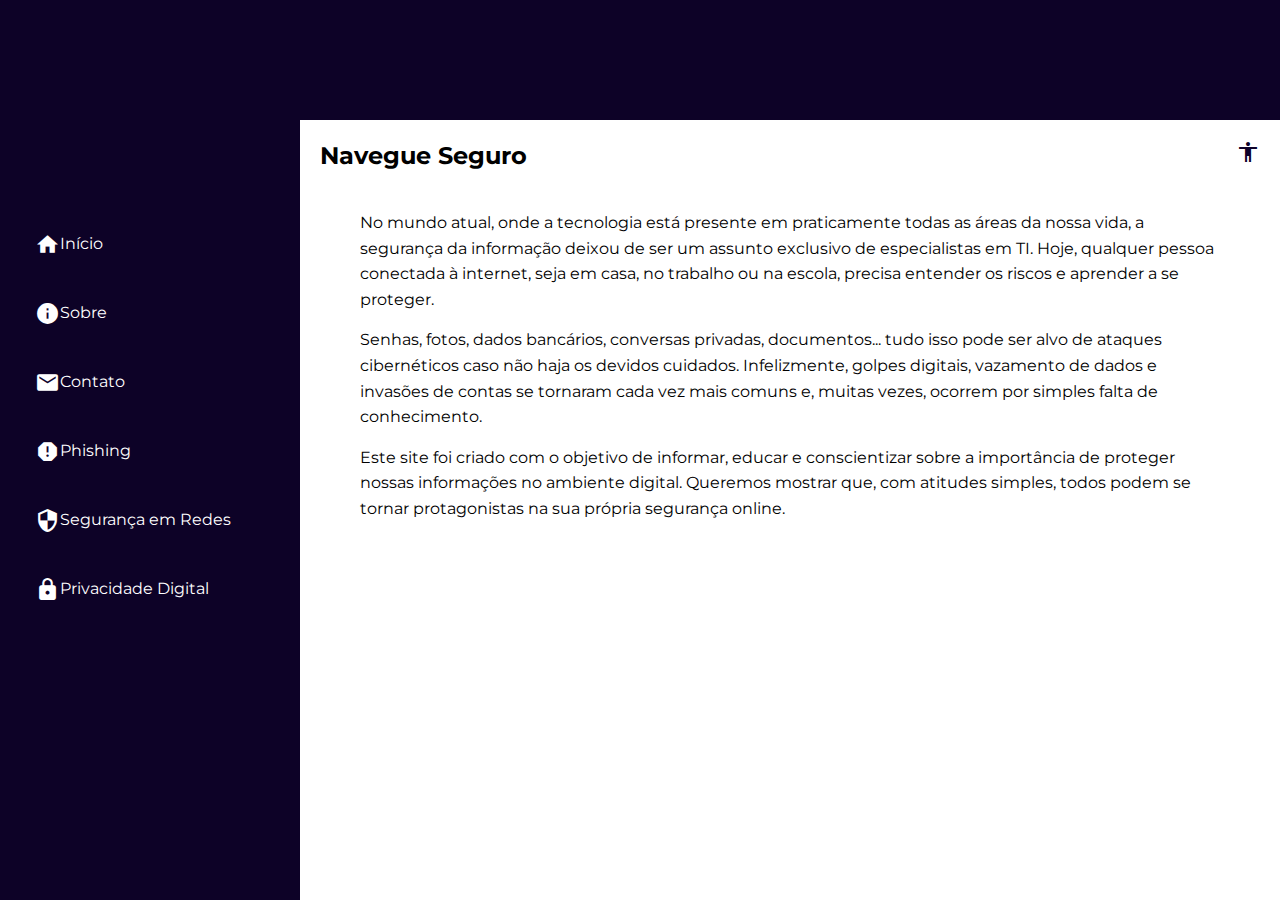
<file: trabalhoFinal/index.html>
<!DOCTYPE html>
<html lang="pt-BR">
<head>
  <meta charset="UTF-8">
  <meta name="viewport" content="width=device-width, initial-scale=1.0">
  <title>Segurança da Informação</title>
  <link rel="stylesheet" href="css/style.css">
  <link href="https://fonts.googleapis.com/icon?family=Material+Icons" rel="stylesheet">
  <link rel="preconnect" href="https://fonts.googleapis.com">
  <link rel="preconnect" href="https://fonts.gstatic.com" crossorigin>
  <link href="https://fonts.googleapis.com/css2?family=Montserrat:ital,wght@0,100..900;1,100..900&display=swap" rel="stylesheet">
  <script defer src="js/main.js"></script>
</head>
<body>
  
  <aside class="sidebar">
    <nav>
      <ul>
        <li><a href="index.html"><span class="material-icons">home</span><span class="texto-link">ㅤInício</span></a></li>
        <li><a href="sobre.html"><span class="material-icons">info</span><span class="texto-link">ㅤSobre</span></a></li>
        <li><a href="formulario.html"><span class="material-icons">mail</span><span class="texto-link">ㅤContato</span></a></li>
        <li><a href="phishing.html"><span class="material-icons">report</span><span class="texto-link">ㅤPhishing</span></a></li>
        <li><a href="seguranca_redes.html"><span class="material-icons">security</span><span class="texto-link">ㅤSegurança em Redes</span></a></li>
        <li><a href="privacidade.html"><span class="material-icons">lock</span><span class="texto-link">ㅤPrivacidade Digital</span></a></li>
      </ul>
    </nav>
  </aside>

  <div class="titulo"> 
    <img src="img/logo_web_lab.png" alt="Logo">
  </div>

  
  <main>
    <header>
      <h1>Navegue Seguro</h1>
      <div class="top-buttons">
        <button id="theme-toggle"><span class="material-icons">dark_mode</span></button>
        <button id="accessibility"><span class="material-icons">accessibility</span></button>
      </div>
    </header>

    <section class="intro">
      <p>No mundo atual, onde a tecnologia está presente em praticamente todas as áreas da nossa vida, a segurança da informação deixou de ser um assunto exclusivo de especialistas em TI. Hoje, qualquer pessoa conectada à internet, seja em casa, no trabalho ou na escola, precisa entender os riscos e aprender a se proteger.</p>
      <p>Senhas, fotos, dados bancários, conversas privadas, documentos... tudo isso pode ser alvo de ataques cibernéticos caso não haja os devidos cuidados. Infelizmente, golpes digitais, vazamento de dados e invasões de contas se tornaram cada vez mais comuns e, muitas vezes, ocorrem por simples falta de conhecimento.</p>
      <p>Este site foi criado com o objetivo de informar, educar e conscientizar sobre a importância de proteger nossas informações no ambiente digital. Queremos mostrar que, com atitudes simples, todos podem se tornar protagonistas na sua própria segurança online.</p>
    </section>
  </main>
</body>
</html>
</file>
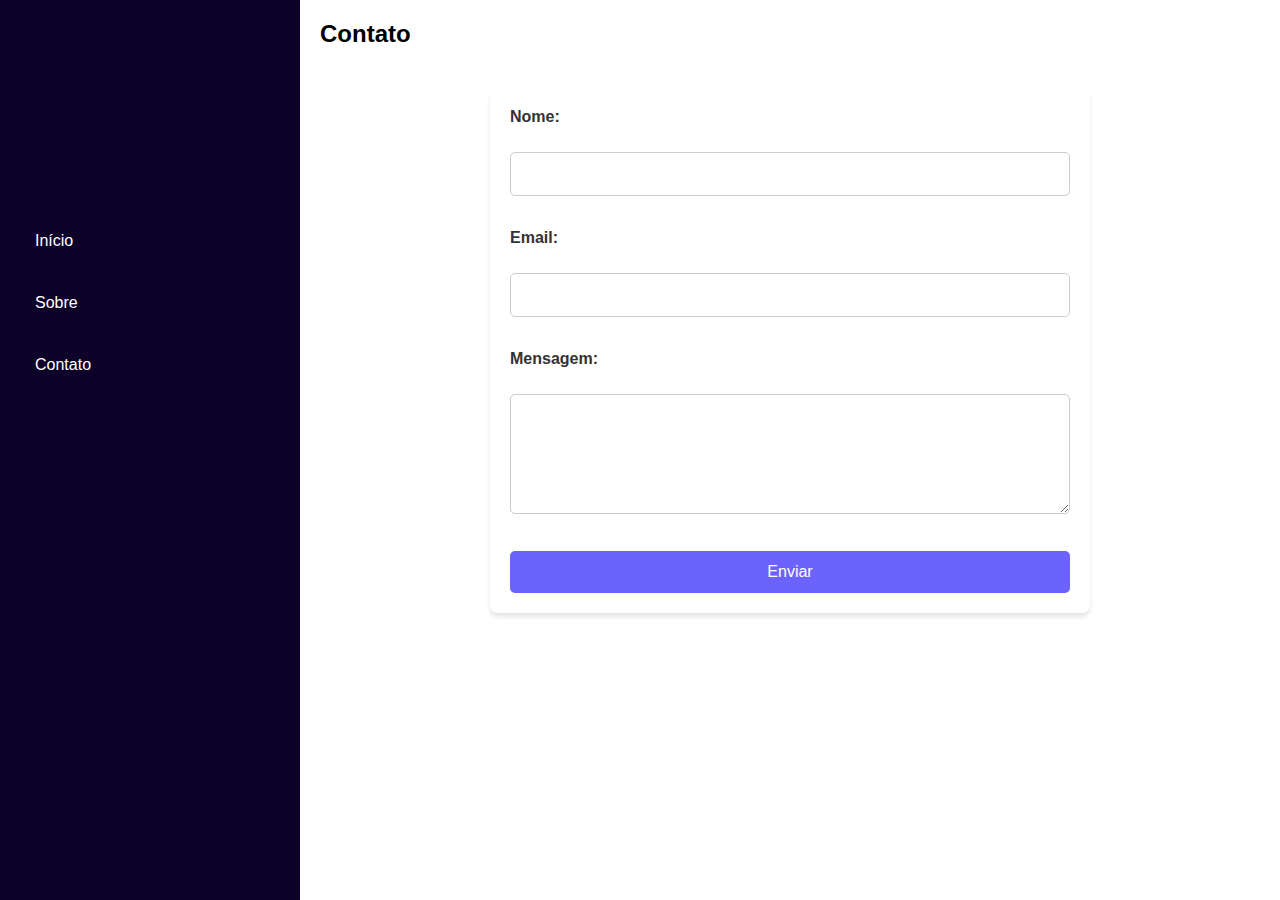
<file: trabalhoFinal/formulario.html>
<!DOCTYPE html>
<html lang="pt-BR">
<head>
  <meta charset="UTF-8">
  <title>Formulário de Contato</title>
  <link rel="stylesheet" href="css/style.css">
  <link href="https://fonts.googleapis.com/css2?family=Inter:wght@400;700&display=swap" rel="stylesheet">
  <script>
    function enviarFormulario(event) {
      event.preventDefault();
      alert("Página em construção");
    }
  </script>
</head>
<body>
  <aside class="sidebar">
    <nav>
      <ul>
        <li><a href="index.html">Início</a></li>
        <li><a href="sobre.html">Sobre</a></li>
        <li><a href="formulario.html">Contato</a></li>
      </ul>
    </nav>
  </aside>
  <main>
    <header>
      <h1>Contato</h1>
    </header>
    <section>
      <form onsubmit="enviarFormulario(event)">
        <label for="nome">Nome:</label><br>
        <input type="text" id="nome" name="nome" required><br><br>

        <label for="email">Email:</label><br>
        <input type="email" id="email" name="email" required><br><br>

        <label for="mensagem">Mensagem:</label><br>
        <textarea id="mensagem" name="mensagem" rows="5" required></textarea><br><br>

        <button type="submit">Enviar</button>
      </form>
    </section>
  </main>
</body>
</html>
</file>
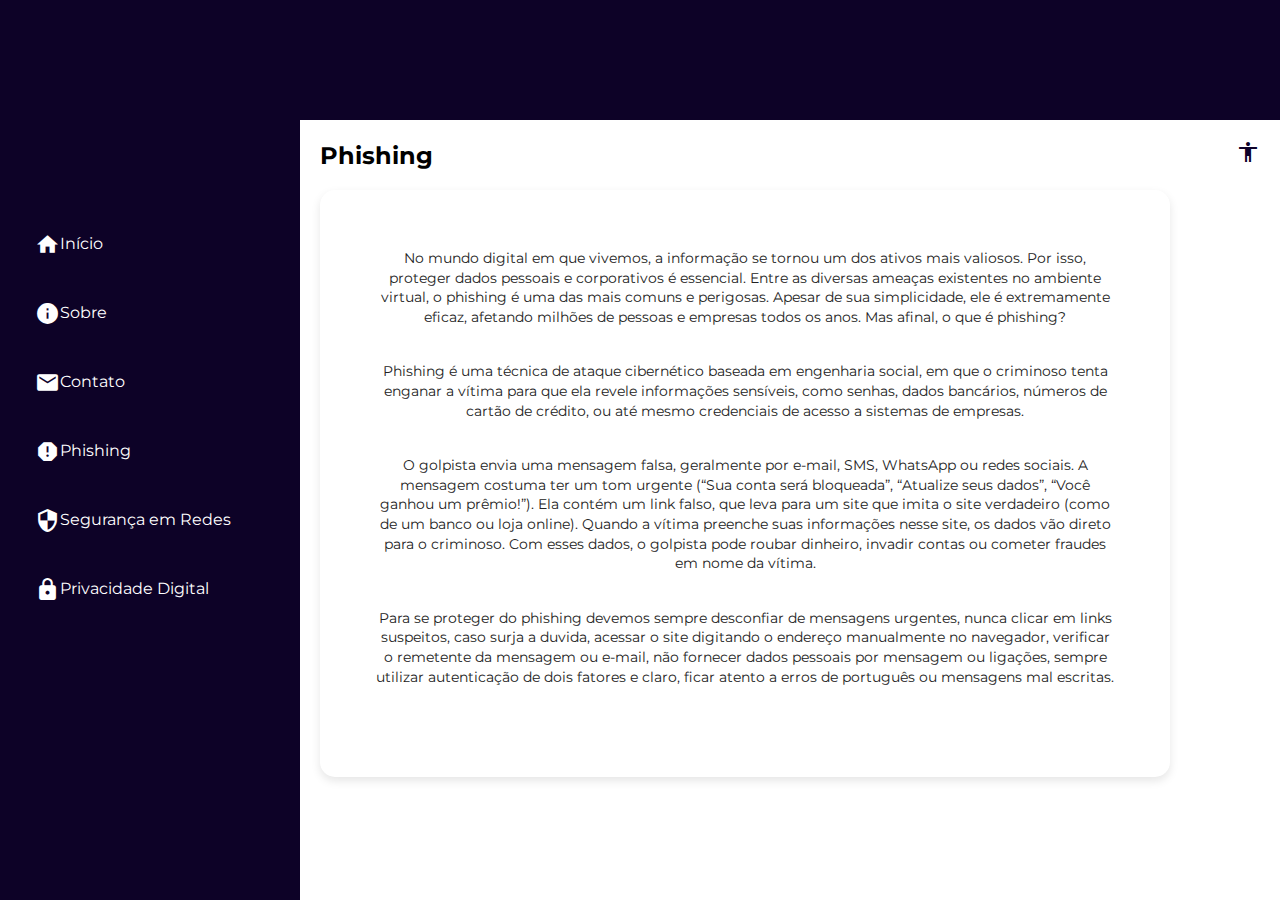
<file: trabalhoFinal/phishing.html>
<!DOCTYPE html>
<html lang="pt-BR">
<head>
  <meta charset="UTF-8">
  <meta name="viewport" content="width=device-width, initial-scale=1.0">
  <title>Phishing</title>
  <link rel="stylesheet" href="css/style.css">
  <link href="https://fonts.googleapis.com/icon?family=Material+Icons" rel="stylesheet">
  <link rel="preconnect" href="https://fonts.googleapis.com">
  <link rel="preconnect" href="https://fonts.gstatic.com" crossorigin>
  <link href="https://fonts.googleapis.com/css2?family=Montserrat:ital,wght@0,100..900;1,100..900&display=swap" rel="stylesheet">
  <script defer src="js/main.js"></script>
</head>
<body>
  
  <aside class="sidebar">
    <nav>
      <ul>
        <li><a href="index.html"><span class="material-icons">home</span><span class="texto-link">ㅤInício</span></a></li>
        <li><a href="sobre.html"><span class="material-icons">info</span><span class="texto-link">ㅤSobre</span></a></li>
        <li><a href="formulario.html"><span class="material-icons">mail</span><span class="texto-link">ㅤContato</span></a></li>
        <li><a href="phishing.html"><span class="material-icons">report</span><span class="texto-link">ㅤPhishing</span></a></li>
        <li><a href="seguranca_redes.html"><span class="material-icons">security</span><span class="texto-link">ㅤSegurança em Redes</span></a></li>
        <li><a href="privacidade.html"><span class="material-icons">lock</span><span class="texto-link">ㅤPrivacidade Digital</span></a></li>
      </ul>
    </nav>
  </aside>

  <div class="titulo"> 
    <img src="img/logo_web_lab.png" alt="Logo">
  </div>

  
  <main>
    <header>
      <h1>Phishing</h1>
      <div class="top-buttons">
        <button id="theme-toggle"><span class="material-icons">dark_mode</span></button>
        <button id="accessibility"><span class="material-icons">accessibility</span></button>
      </div>
    </header>

    <div class="cartilhas">
      <div class="cartilha">
        <p class="descricao">
          No mundo digital em que vivemos, a informação se tornou um dos ativos mais valiosos. Por isso, proteger dados pessoais e corporativos é essencial. Entre as diversas ameaças existentes no ambiente virtual, o phishing é uma das mais comuns e perigosas. Apesar de sua simplicidade, ele é extremamente eficaz, afetando milhões de pessoas e empresas todos os anos. Mas afinal, o que é phishing?
        </p>
        <p class="descricao">
         Phishing é uma técnica de ataque cibernético baseada em engenharia social, em que o criminoso tenta enganar a vítima para que ela revele informações sensíveis, como senhas, dados bancários, números de cartão de crédito, ou até mesmo credenciais de acesso a sistemas de empresas.
        </p>
        <p class="descricao">
          O golpista envia uma mensagem falsa, geralmente por e-mail, SMS, WhatsApp ou redes sociais. A mensagem costuma ter um tom urgente (“Sua conta será bloqueada”, “Atualize seus dados”, “Você ganhou um prêmio!”). Ela contém um link falso, que leva para um site que imita o site verdadeiro (como de um banco ou loja online). Quando a vítima preenche suas informações nesse site, os dados vão direto para o criminoso. Com esses dados, o golpista pode roubar dinheiro, invadir contas ou cometer fraudes em nome da vítima.
        </p>
        <p class="descricao">
          Para se proteger do phishing devemos sempre desconfiar de mensagens urgentes, nunca clicar em links suspeitos, caso surja a duvida, acessar o site digitando o endereço manualmente no navegador, verificar o remetente da mensagem ou e-mail, não fornecer dados pessoais por mensagem ou ligações, sempre utilizar autenticação de dois fatores e claro, ficar atento a erros de português ou mensagens mal escritas.
        </p>
      </div>
    </div>

  </main>
</body>
</html>
</file>
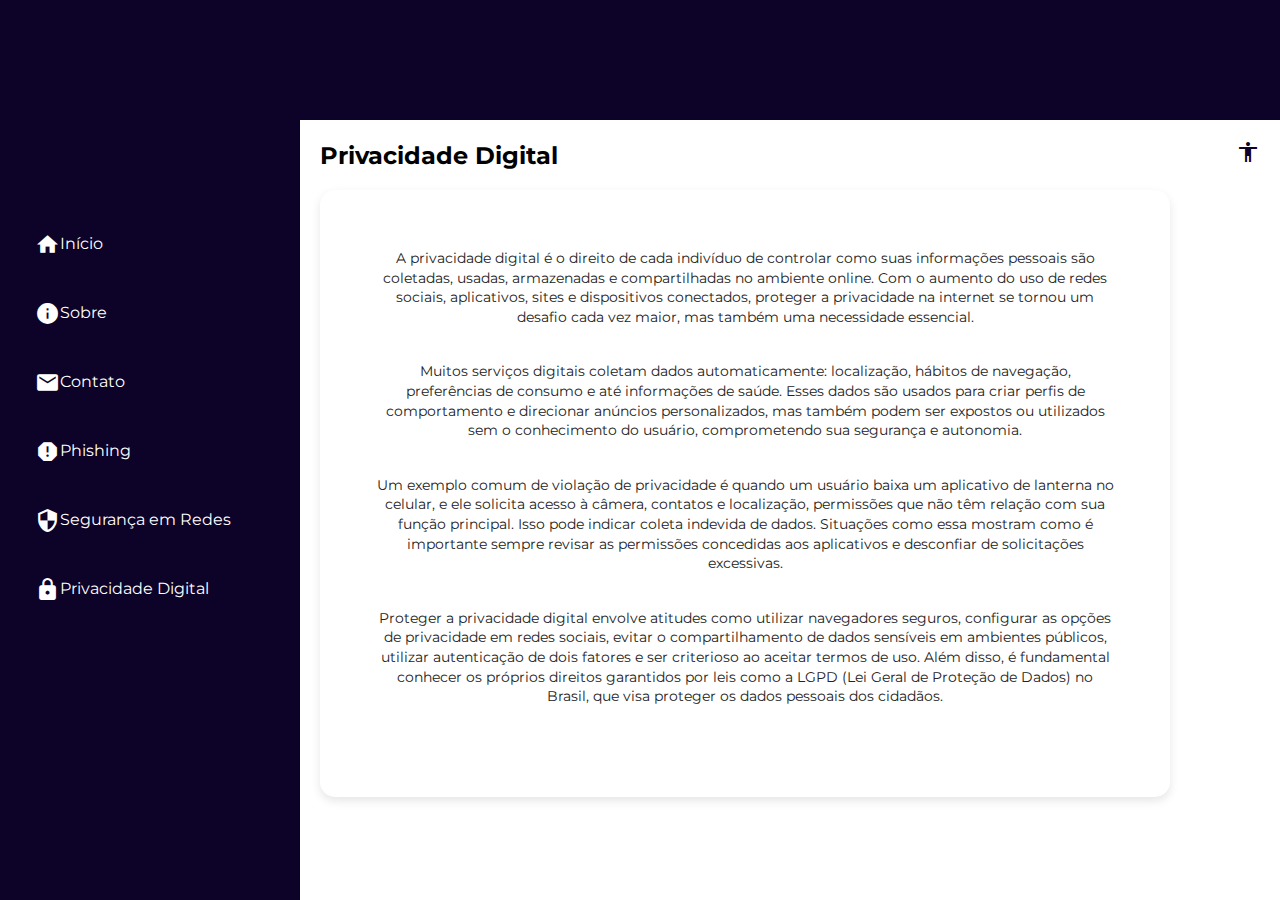
<file: trabalhoFinal/privacidade.html>
<!DOCTYPE html>
<html lang="pt-BR">
<head>
  <meta charset="UTF-8">
  <meta name="viewport" content="width=device-width, initial-scale=1.0">
  <title>Privacidade Digital</title>
  <link rel="stylesheet" href="css/style.css">
  <link href="https://fonts.googleapis.com/icon?family=Material+Icons" rel="stylesheet">
  <link rel="preconnect" href="https://fonts.googleapis.com">
  <link rel="preconnect" href="https://fonts.gstatic.com" crossorigin>
  <link href="https://fonts.googleapis.com/css2?family=Montserrat:ital,wght@0,100..900;1,100..900&display=swap" rel="stylesheet">
  <script defer src="js/main.js"></script>
</head>
<body>
  
  <aside class="sidebar">
    <nav>
      <ul>
        <li><a href="index.html"><span class="material-icons">home</span><span class="texto-link">ㅤInício</span></a></li>
        <li><a href="sobre.html"><span class="material-icons">info</span><span class="texto-link">ㅤSobre</span></a></li>
        <li><a href="formulario.html"><span class="material-icons">mail</span><span class="texto-link">ㅤContato</span></a></li>
        <li><a href="phishing.html"><span class="material-icons">report</span><span class="texto-link">ㅤPhishing</span></a></li>
        <li><a href="seguranca_redes.html"><span class="material-icons">security</span><span class="texto-link">ㅤSegurança em Redes</span></a></li>
        <li><a href="privacidade.html"><span class="material-icons">lock</span><span class="texto-link">ㅤPrivacidade Digital</span></a></li>
      </ul>
    </nav>
  </aside>

  <div class="titulo"> 
    <img src="img/logo_web_lab.png" alt="Logo">
  </div>

  
  <main>
    <header>
      <h1>Privacidade Digital</h1>
      <div class="top-buttons">
        <button id="theme-toggle"><span class="material-icons">dark_mode</span></button>
        <button id="accessibility"><span class="material-icons">accessibility</span></button>
      </div>
    </header>

    <div class="cartilhas">
      <div class="cartilha">
        <p class="descricao">
          A privacidade digital é o direito de cada indivíduo de controlar como suas informações pessoais são coletadas, usadas, armazenadas e compartilhadas no ambiente online. Com o aumento do uso de redes sociais, aplicativos, sites e dispositivos conectados, proteger a privacidade na internet se tornou um desafio cada vez maior, mas também uma necessidade essencial.
        </p>
        <p class="descricao">
          Muitos serviços digitais coletam dados automaticamente: localização, hábitos de navegação, preferências de consumo e até informações de saúde. Esses dados são usados para criar perfis de comportamento e direcionar anúncios personalizados, mas também podem ser expostos ou utilizados sem o conhecimento do usuário, comprometendo sua segurança e autonomia.
        </p>
        <p class="descricao">
          Um exemplo comum de violação de privacidade é quando um usuário baixa um aplicativo de lanterna no celular, e ele solicita acesso à câmera, contatos e localização, permissões que não têm relação com sua função principal. Isso pode indicar coleta indevida de dados. Situações como essa mostram como é importante sempre revisar as permissões concedidas aos aplicativos e desconfiar de solicitações excessivas.
        </p>
        <p class="descricao">
          Proteger a privacidade digital envolve atitudes como utilizar navegadores seguros, configurar as opções de privacidade em redes sociais, evitar o compartilhamento de dados sensíveis em ambientes públicos, utilizar autenticação de dois fatores e ser criterioso ao aceitar termos de uso. Além disso, é fundamental conhecer os próprios direitos garantidos por leis como a LGPD (Lei Geral de Proteção de Dados) no Brasil, que visa proteger os dados pessoais dos cidadãos.
        </p>
      </div>
    </div>

  </main>
</body>
</html>
</file>
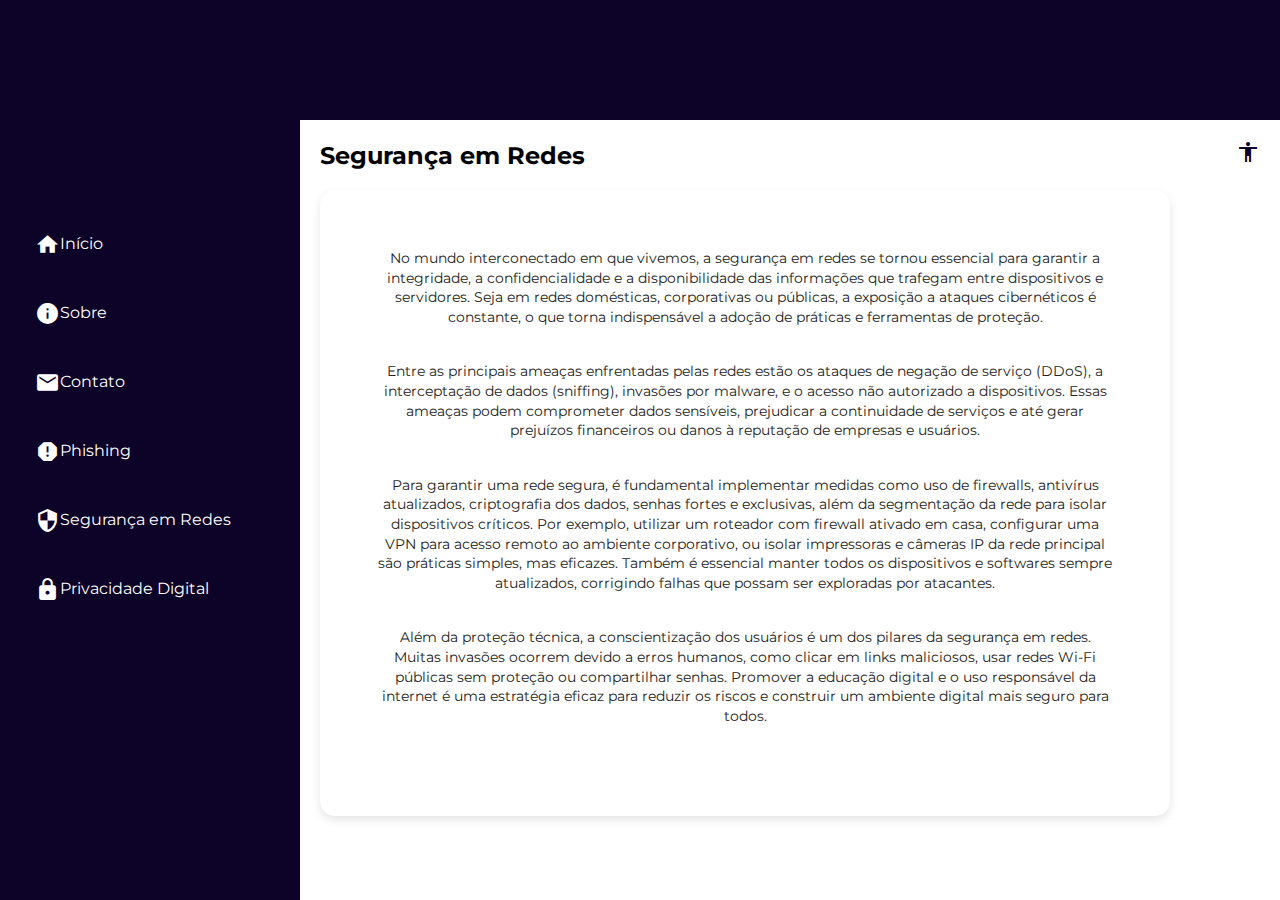
<file: trabalhoFinal/seguranca_redes.html>
<!DOCTYPE html>
<html lang="pt-BR">
<head>
  <meta charset="UTF-8">
  <meta name="viewport" content="width=device-width, initial-scale=1.0">
  <title>Segurança em Redes</title>
  <link rel="stylesheet" href="css/style.css">
  <link href="https://fonts.googleapis.com/icon?family=Material+Icons" rel="stylesheet">
  <link rel="preconnect" href="https://fonts.googleapis.com">
  <link rel="preconnect" href="https://fonts.gstatic.com" crossorigin>
  <link href="https://fonts.googleapis.com/css2?family=Montserrat:ital,wght@0,100..900;1,100..900&display=swap" rel="stylesheet">
  <script defer src="js/main.js"></script>
</head>
<body>
  
  <aside class="sidebar">
    <nav>
      <ul>
        <li><a href="index.html"><span class="material-icons">home</span><span class="texto-link">ㅤInício</span></a></li>
        <li><a href="sobre.html"><span class="material-icons">info</span><span class="texto-link">ㅤSobre</span></a></li>
        <li><a href="formulario.html"><span class="material-icons">mail</span><span class="texto-link">ㅤContato</span></a></li>
        <li><a href="phishing.html"><span class="material-icons">report</span><span class="texto-link">ㅤPhishing</span></a></li>
        <li><a href="seguranca_redes.html"><span class="material-icons">security</span><span class="texto-link">ㅤSegurança em Redes</span></a></li>
        <li><a href="privacidade.html"><span class="material-icons">lock</span><span class="texto-link">ㅤPrivacidade Digital</span></a></li>
      </ul>
    </nav>
  </aside>

  <div class="titulo"> 
    <img src="img/logo_web_lab.png" alt="Logo">
  </div>

  
  <main>
    <header>
      <h1>Segurança em Redes</h1>
      <div class="top-buttons">
        <button id="theme-toggle"><span class="material-icons">dark_mode</span></button>
        <button id="accessibility"><span class="material-icons">accessibility</span></button>
      </div>
    </header>

    <div class="cartilhas">
      <div class="cartilha">
        <p class="descricao">
          No mundo interconectado em que vivemos, a segurança em redes se tornou essencial para garantir a integridade, a confidencialidade e a disponibilidade das informações que trafegam entre dispositivos e servidores. Seja em redes domésticas, corporativas ou públicas, a exposição a ataques cibernéticos é constante, o que torna indispensável a adoção de práticas e ferramentas de proteção.
        </p>
        <p class="descricao">
          Entre as principais ameaças enfrentadas pelas redes estão os ataques de negação de serviço (DDoS), a interceptação de dados (sniffing), invasões por malware, e o acesso não autorizado a dispositivos. Essas ameaças podem comprometer dados sensíveis, prejudicar a continuidade de serviços e até gerar prejuízos financeiros ou danos à reputação de empresas e usuários.
        </p>
        <p class="descricao">
          Para garantir uma rede segura, é fundamental implementar medidas como uso de firewalls, antivírus atualizados, criptografia dos dados, senhas fortes e exclusivas, além da segmentação da rede para isolar dispositivos críticos. Por exemplo, utilizar um roteador com firewall ativado em casa, configurar uma VPN para acesso remoto ao ambiente corporativo, ou isolar impressoras e câmeras IP da rede principal são práticas simples, mas eficazes. Também é essencial manter todos os dispositivos e softwares sempre atualizados, corrigindo falhas que possam ser exploradas por atacantes.
        </p>
        <p class="descricao">
          Além da proteção técnica, a conscientização dos usuários é um dos pilares da segurança em redes. Muitas invasões ocorrem devido a erros humanos, como clicar em links maliciosos, usar redes Wi-Fi públicas sem proteção ou compartilhar senhas. Promover a educação digital e o uso responsável da internet é uma estratégia eficaz para reduzir os riscos e construir um ambiente digital mais seguro para todos.
        </p>
      </div>
    </div>

  </main>
</body>
</html>
</file>
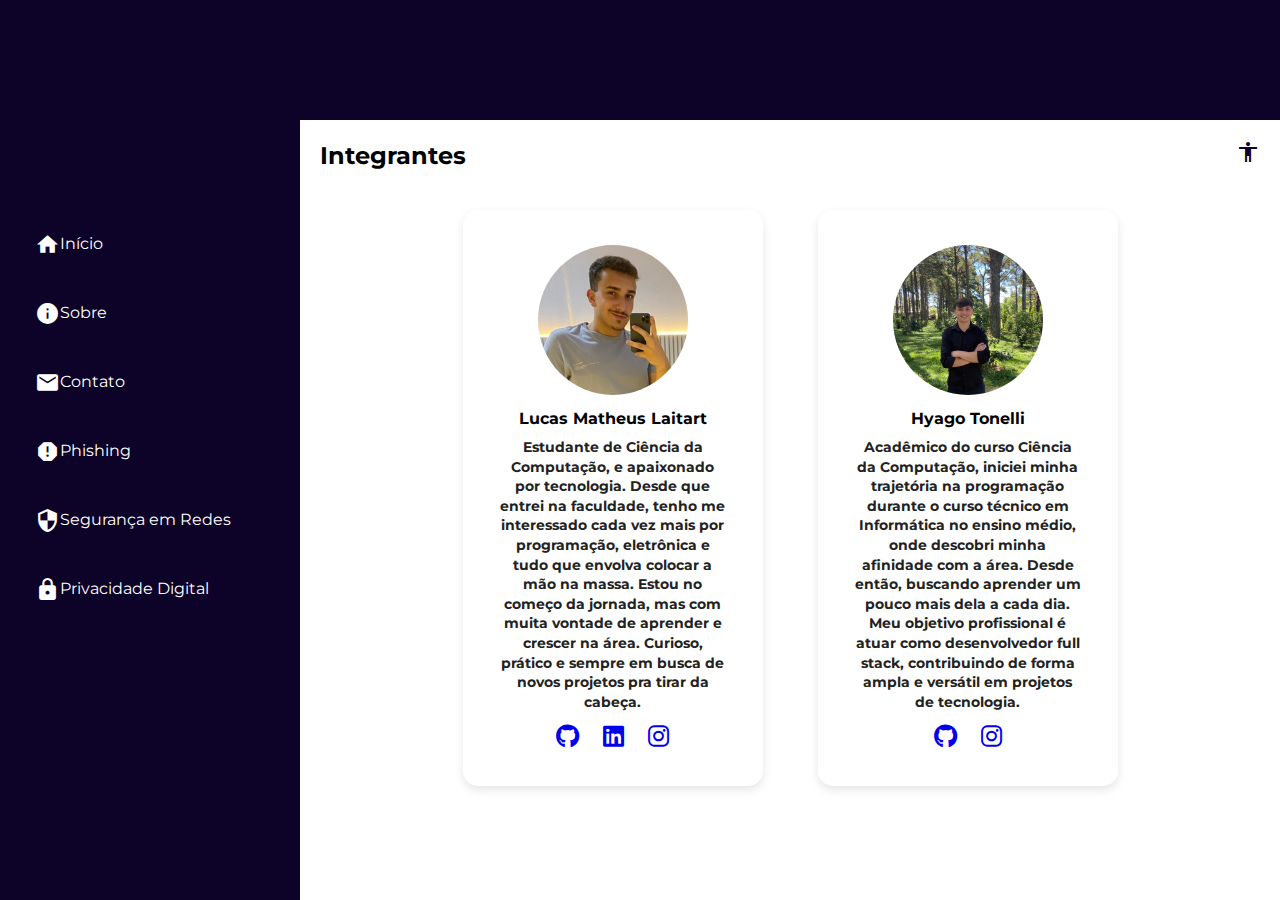
<file: trabalhoFinal/sobre.html>
<!DOCTYPE html>
<html lang="pt-BR">
<head>
  <meta charset="UTF-8">
  <title>Sobre</title>
  <link rel="stylesheet" href="css/style.css">
  <link href="https://fonts.googleapis.com/icon?family=Material+Icons" rel="stylesheet">
  <link rel="stylesheet" href="https://cdnjs.cloudflare.com/ajax/libs/font-awesome/6.5.0/css/all.min.css">
  <link rel="preconnect" href="https://fonts.googleapis.com">
  <link rel="preconnect" href="https://fonts.gstatic.com" crossorigin>
  <link href="https://fonts.googleapis.com/css2?family=Montserrat:ital,wght@0,100..900;1,100..900&display=swap" rel="stylesheet">
  <script defer src="js/main.js"></script>
</head>
<body>
  <aside class="sidebar">
  <nav>
      <ul>
        <li><a href="index.html"><span class="material-icons">home</span><span class="texto-link">ㅤInício</span></a></li>
        <li><a href="sobre.html"><span class="material-icons">info</span><span class="texto-link">ㅤSobre</span></a></li>
        <li><a href="formulario.html"><span class="material-icons">mail</span><span class="texto-link">ㅤContato</span></a></li>
        <li><a href="phishing.html"><span class="material-icons">report</span><span class="texto-link">ㅤPhishing</span></a></li>
        <li><a href="seguranca_redes.html"><span class="material-icons">security</span><span class="texto-link">ㅤSegurança em Redes</span></a></li>
        <li><a href="privacidade.html"><span class="material-icons">lock</span><span class="texto-link">ㅤPrivacidade Digital</span></a></li>
      </ul>
  </nav>
</aside>

  <div class="titulo"> 
    <img src="img/logo_web_lab.png" alt="Logo">
  </div>

   <main>
    <header>
      <h1>Integrantes</h1>
      <div class="top-buttons">
        <button id="theme-toggle"><span class="material-icons">dark_mode</span></button>
        <button id="accessibility"><span class="material-icons">accessibility</span></button>
      </div>
    </header>
<section>

  <div class="integrantes">

    <div class="integrante">
      <img src="img/integrante1.jpg" alt="Foto Integrante 1">
      <p>Lucas Matheus Laitart</p>
      <p class="descricao">
        Estudante de Ciência da Computação, e apaixonado por tecnologia. Desde que entrei na faculdade, tenho me interessado cada vez mais por programação, eletrônica e tudo que envolva colocar a mão na massa. Estou no começo da jornada, mas com muita vontade de aprender e crescer na área. Curioso, prático e sempre em busca de novos projetos pra tirar da cabeça.
      </p>
      
      <div class="social-links">
        <a href="https://github.com/laitartlucas" target="_blank" title="GitHub">
          <i class="fab fa-github"></i>
        </a>
        <a href="https://www.linkedin.com/in/lucas-laitart-42503b210/" target="_blank" title="LinkedIn">
          <i class="fab fa-linkedin"></i>
        </a>
        <a href="https://www.instagram.com/laitartlucas/" target="_blank" title="Instagram">
          <i class="fab fa-instagram"></i>
        </a>
      </div>
    </div>

    <div class="integrante">
      <img src="img/integrante2.jpg" alt="Foto Integrante 2">
      <p>Hyago Tonelli</p>
      <p class="descricao">Acadêmico do curso Ciência da Computação, iniciei minha trajetória na programação durante o curso técnico em Informática no ensino médio, onde descobri minha afinidade com a área. Desde então, buscando aprender um pouco mais dela a cada dia. Meu objetivo profissional é atuar como desenvolvedor full stack, contribuindo de forma ampla e versátil em projetos de tecnologia.</p>
      
      <div class="social-links">
        <a href="https://github.com/hyagu1nho" target="_blank" title="GitHub">
          <i class="fab fa-github"></i>
        </a>
        <a href="https://www.instagram.com/hyagotonelli" target="_blank" title="Instagram">
          <i class="fab fa-instagram"></i>
        </a>
      </div>
    </div>

  </div>
</section>
  </main>
</body>
</html>
</file>
<file: trabalhoFinal/css/style.css>
* {
    margin: 0;
    padding: 0;
    box-sizing: border-box;
}

body {
  font-family: "Montserrat", sans-serif;
  font-optical-sizing: auto;
  font-weight: 400;
  font-style: normal;
}

.titulo {
    height: 120px;
    width: auto;
    background-color:hsl(258, 91%, 8%);
}

.titulo img {
    width: 180px;
    margin-left: 100px;
}

/* BARRA LATERAL */
.sidebar {
    position:fixed;
    top: 0;
    left: 0;
    height: 100%;
    width: 90px;
    background-color: hsl(258, 91%, 8%);
    overflow-x: hidden;
    transition: width 0.7s;
    padding-top: 200px;
    z-index: 1000;
}

.sidebar:hover {
    width: 300px;
}

.sidebar nav ul {
    list-style: none;
    padding: 0;
}

.sidebar nav ul li a {
    display: flex;
    align-items: center;
    color: white;
    padding: 12px 10px;
    text-decoration: none;
    white-space: nowrap;
    margin-left: 25px;
    margin-right: 25px;
    margin-top: 20px;
    overflow: hidden;
    text-overflow: ellipsis;
    transition: background-color 0.2s, padding 0.3s;
}

.sidebar nav ul li a:hover {
    background-color: #444;
}

.sidebar nav ul li a i {
    min-width: 24px;
    text-align: center;
    margin-right: 10px;
    transition: margin-right 0.3s;
}

.sidebar nav ul li a span.material-icons {
    font-size: 25px;
}

.sidebar:hover nav ul li a span.material-icons {
    font-size: 25px;
}

.sidebar nav ul li a span.texto-link {
    opacity: 0;
    transition: opacity 0.3s;
}

.sidebar:hover nav ul li a span.texto-link {
    opacity: 1;
}

/* MAIN */
main {
    margin-left: 160px;
    padding: 20px;
    transition: margin-left 0.7s;
}

.sidebar:hover ~ main {
    margin-left: 300px;
}

header {
    display: flex;
    justify-content: space-between;
    align-items: center;
    margin-bottom: 20px;
}

header h1 {
    font-size: 24px;
}

.top-buttons {
    display: flex;
    gap: 10px;
}

.top-buttons button {
    background-color: transparent;
    border: none;
    cursor: pointer;
    color: #0e0229;
    font-size: 24px;
    transition: color 0.5s;
}

.top-buttons button:hover {
    color: #ffcc00;
}

.intro p {
    margin-bottom: 15px;
    line-height: 1.6;
}

/* DARK MODE */
body.dark-mode {
    background-color: #1e1e1e;
    color: #f5f5f5;
}

body.dark-mode .titulo {
    background-color: #0e0229;
}

body.dark-mode header {
    background-color: #1e1e1e;
}

body.dark-mode .sidebar {
    background-color: #0e0229;
}

body.dark-mode .sidebar nav ul li a {
    color: white;
}

body.dark-mode .sidebar nav ul li a:hover {
    background-color: #333;
}

body.dark-mode main {
    background-color: #1e1e1e;
}

body.dark-mode .top-buttons button {
    color: #f5f5f5;
}

body.dark-mode .top-buttons button:hover {
    color: #ffcc00;
}

body.accessible {
    font-size: 1.0em;
}

/* CONTATO */
form {
    max-width: 600px;
    margin: 0 auto;
    padding: 20px;
    background-color: #ffffff;
    border-radius: 8px;
    box-shadow: 0 4px 4px rgba(0, 0, 0, 0.1);
}

form label {
    font-family: "Montserrat", sans-serif;
    display: block;
    margin-bottom: 8px;
    font-weight: 600;
    color: #333;
}

form input[type="text"],
form input[type="email"],
form textarea {
    font-family: "Montserrat", sans-serif;
    width: 100%;
    padding: 12px;
    border: 1px solid #ccc;
    border-radius: 5px;
    margin-bottom: 15px;
    font-size: 16px;
    transition: border-color 0.3s, box-shadow 0.3s;
}

form input[type="text"]:focus,
form input[type="email"]:focus,
form textarea:focus {
    border-color: #6c63ff;
    box-shadow: 0 0 8px rgba(108, 99, 255, 0.2);
    outline: none;
}

form textarea {
    resize: vertical;
    min-height: 120px;
}

form button[type="submit"] {
    width: 100%;
    padding: 12px;
    background-color: #6c63ff;
    color: #fff;
    border: none;
    border-radius: 5px;
    font-size: 16px;
    cursor: pointer;
    transition: background-color 0.3s;
}

form button[type="submit"]:hover {
    background-color: #574fd6;
}

/*CONTATO DARK*/

body.dark-mode form {
    background-color: #161616;
    color: white;
}

body.dark-mode form input[type="text"],
body.dark-mode form input[type="email"],
body.dark-mode form textarea {
    background-color: #333;
    color: #f5f5f5;
    border: 1px solid #555;
}

body.dark-mode form label {
    color: #ffffff;
}

body.dark-mode form input[type="text"]:focus,
body.dark-mode form input[type="email"]:focus,
body.dark-mode form textarea:focus {
    border-color: #bbb;
    box-shadow: 0 0 8px rgb(247, 247, 247);
}

body.dark-mode form button[type="submit"] {
    background-color: #444;
    color: #fff;
}

body.dark-mode form button[type="submit"]:hover {
    background-color: #666;
}

/* SOBRE */
section {
    max-width: 900px;
    margin: 0 auto;
    padding: 20px;
}

section h2 {
    margin-top: 20px;
    color: #333;
    text-align: center;
    font-size: 28px;
    margin-bottom: 20px;
}

.integrantes {
    display: flex;
    flex-wrap: wrap;
    justify-content: center;
    gap: 55px;
}

.integrante {
    background-color: #ffffff;
    border-radius: 15px;
    box-shadow: 0 4px 10px rgba(0, 0, 0, 0.1);
    padding: 35px;
    text-align: center;
    width: 300px;
    transition: transform 0.5s, box-shadow 0.5s;
}

.integrante:hover {
    transform: translateY(-5px);
    box-shadow: 0 8px 16px rgba(0, 0, 0, 0.2);
}

.integrante img {
    width: 150px;
    height: 150px;
    border-radius: 50%;
    object-fit: cover;
    margin-bottom: 10px;
}

.integrante p {
    font-weight: bold;
    margin-bottom: 10px;
    font-family: "Montserrat", sans-serif;
}

.descricao {
    font-size: 14px;
    color: #555;
    margin-bottom: 10px;
    font-family: "Montserrat", sans-serif;
}

.integrante .social-links a {
    display: inline-block;
    margin: 0 10px;
    font-size: 24px;
    text-decoration: none;
    transition: color 0.3s;
}

.integrante .social-links a.github {
    color: #0e0229;
}

.integrante .social-links a.linkedin {
    color: #0e0229;
}

.integrante .social-links a.instagram {
    color: #0e0229;
}

.integrante .social-links a.github:hover {
    color: #0e0229;
}

.integrante .social-links a.linkedin:hover {
    color: #0e0229;
}

.integrante .social-links a.instagram:hover {
    color: #0e0229;
}

/* SOBRE DARK */
body.dark-mode .integrante {
    background-color: #161616;
    color: #f5f5f5;
}

body.dark-mode section h2 {
    color: white;
}

body.dark-mode .integrante .descricao {
    color: #ccc;
}

body.dark-mode .integrante .social-links a.github {
    color: #bbb;
}

/* CARTILHAS */

.cartilha {
    display: flex;
    flex-wrap: wrap;
    justify-content: center;
    gap: 55px;;
}

.cartilha p {
  margin-bottom: 35px;
}

.cartilha {
  display: inline-block;
  padding: 20px;
}

.descricao {
  margin: 4px 0;
  line-height: 1.4;
  color: #222;
}

.cartilhas {
    background-color: #ffffff;
    border-radius: 15px;
    box-shadow: 0 4px 10px rgba(0, 0, 0, 0.1);
    padding: 35px;
    text-align: center;
    width: auto;
    height: auto;
    margin-right: 90px;
    transition: transform 0.5s, box-shadow 0.5s;
}

.cartilhas:hover {
    transform: translateY(-5px);
    box-shadow: 0 8px 16px rgba(0, 0, 0, 0.2);
}

/*CARTILHAS DARK*/
body.dark-mode .cartilha {
    background-color: #161616;
    color: #f5f5f5;
}

body.dark-mode .cartilhas {
    background-color: #161616;
    color: #f5f5f5;
}

body.dark-mode .descricao{
  line-height: 1.4;
  color: rgb(190, 186, 186);
}

/* ACESSIBILIDADE */
body.accessible .descricao {
  font-size: 1.3em;
  line-height: 1.8;
  color: #111 !important;
}

body.accessible .cartilha p {
  margin-bottom: 30px;
}

body.accessible .cartilhas {
  background-color: #fdfdfd;
}

/* ACESSIBILIDADE DARK-MODE*/
body.dark-mode.accessible .descricao {
  font-size: 1.3em;
  line-height: 1.8;
  color: #f5f5f5 !important;
}

body.dark-mode.accessible .cartilha p {
  margin-bottom: 30px;
}

body.dark-mode.accessible .cartilhas {
  background-color: #161616;
}

/* ACESSIBILIDADE NA PÁGINA INICIAL */
body.accessible .intro p {
  font-size: 1.3em;
  line-height: 1.8;
  color: #111 !important;
}

body.dark-mode.accessible .intro p {
  font-size: 1.3em;
  line-height: 1.8;
  color: #f5f5f5 !important;
}

/* ACESSIBILIDADE - CONTATO */
body.accessible form label,
body.accessible form input[type="text"],
body.accessible form input[type="email"],
body.accessible form textarea,
body.accessible form button[type="submit"] {
  font-size: 1.2em;
  line-height: 1.6;
}

body.accessible form button[type="submit"] {
  padding: 14px;
}

/* ACESSIBILIDADE DARK-MODE - CONTATO */
body.dark-mode.accessible form label,
body.dark-mode.accessible form input[type="text"],
body.dark-mode.accessible form input[type="email"],
body.dark-mode.accessible form textarea,
body.dark-mode.accessible form button[type="submit"] {
  font-size: 1.2em;
  line-height: 1.6;
}
</file>
